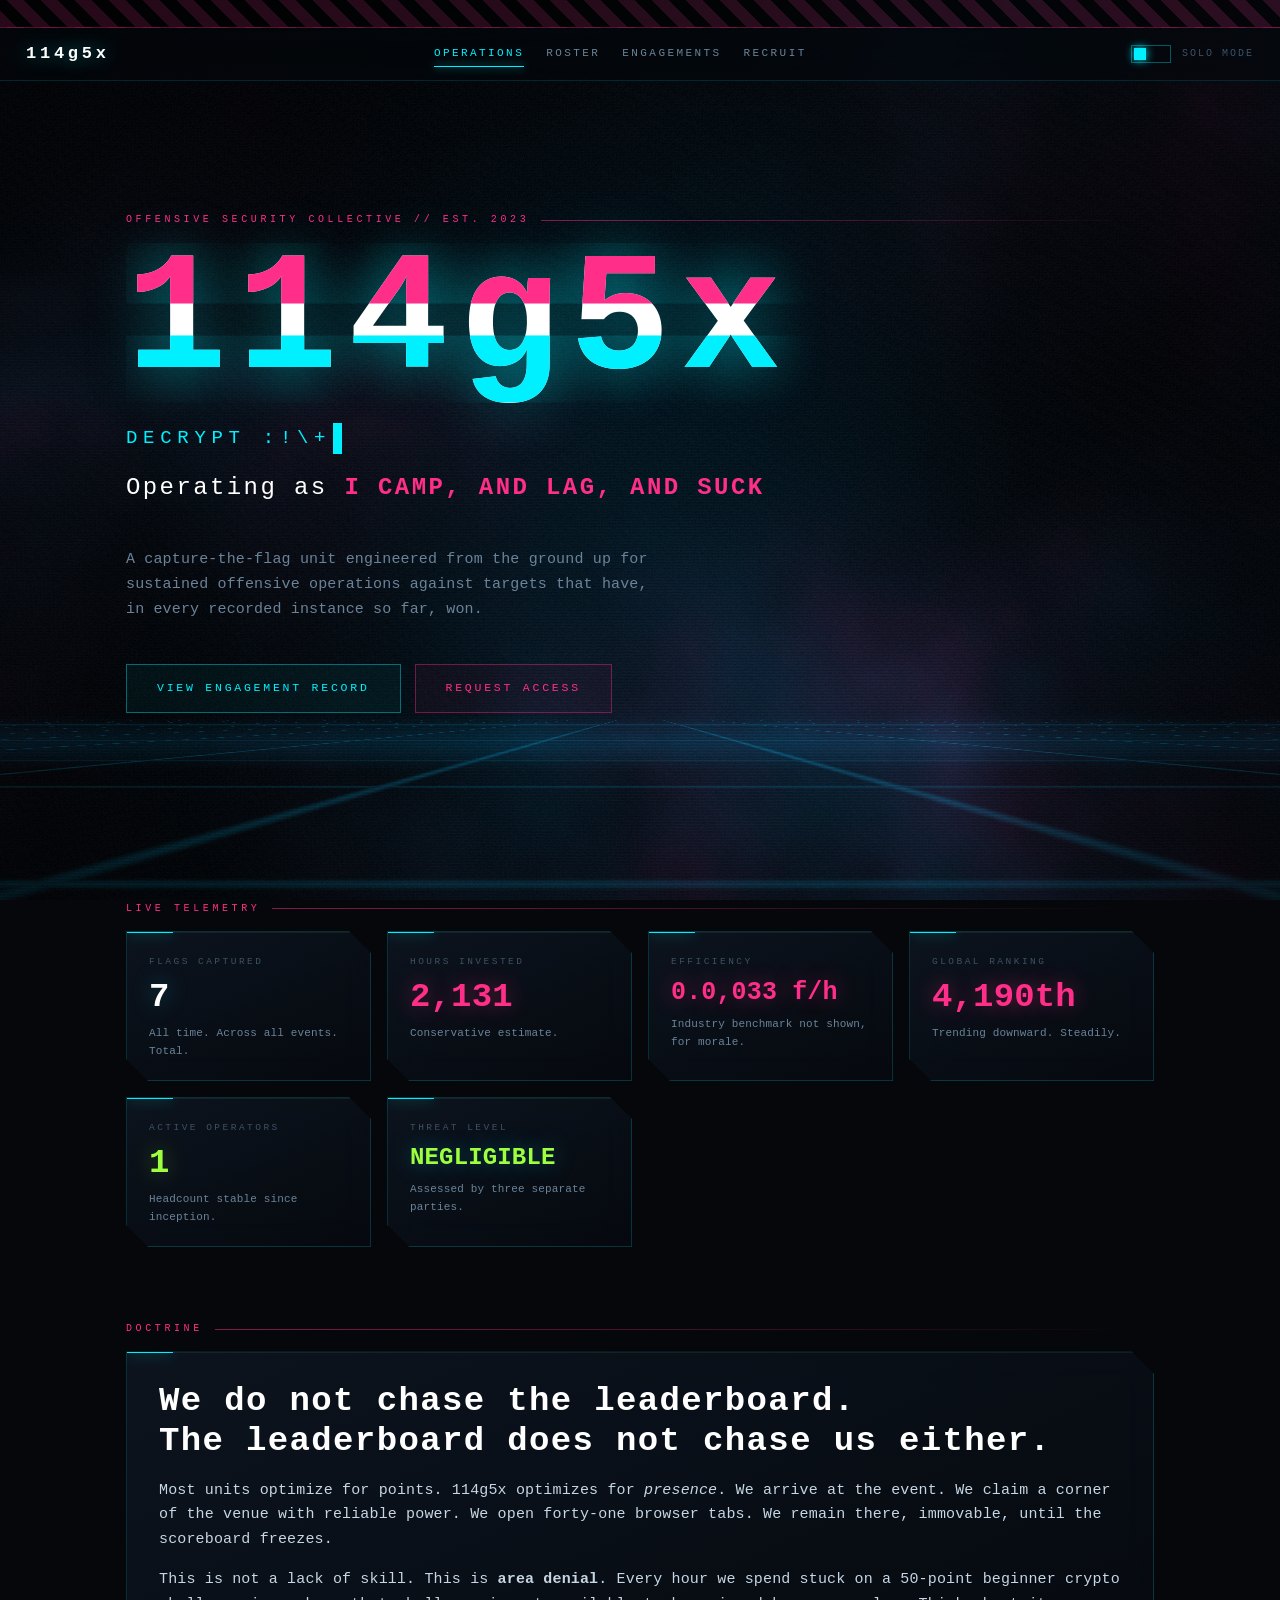
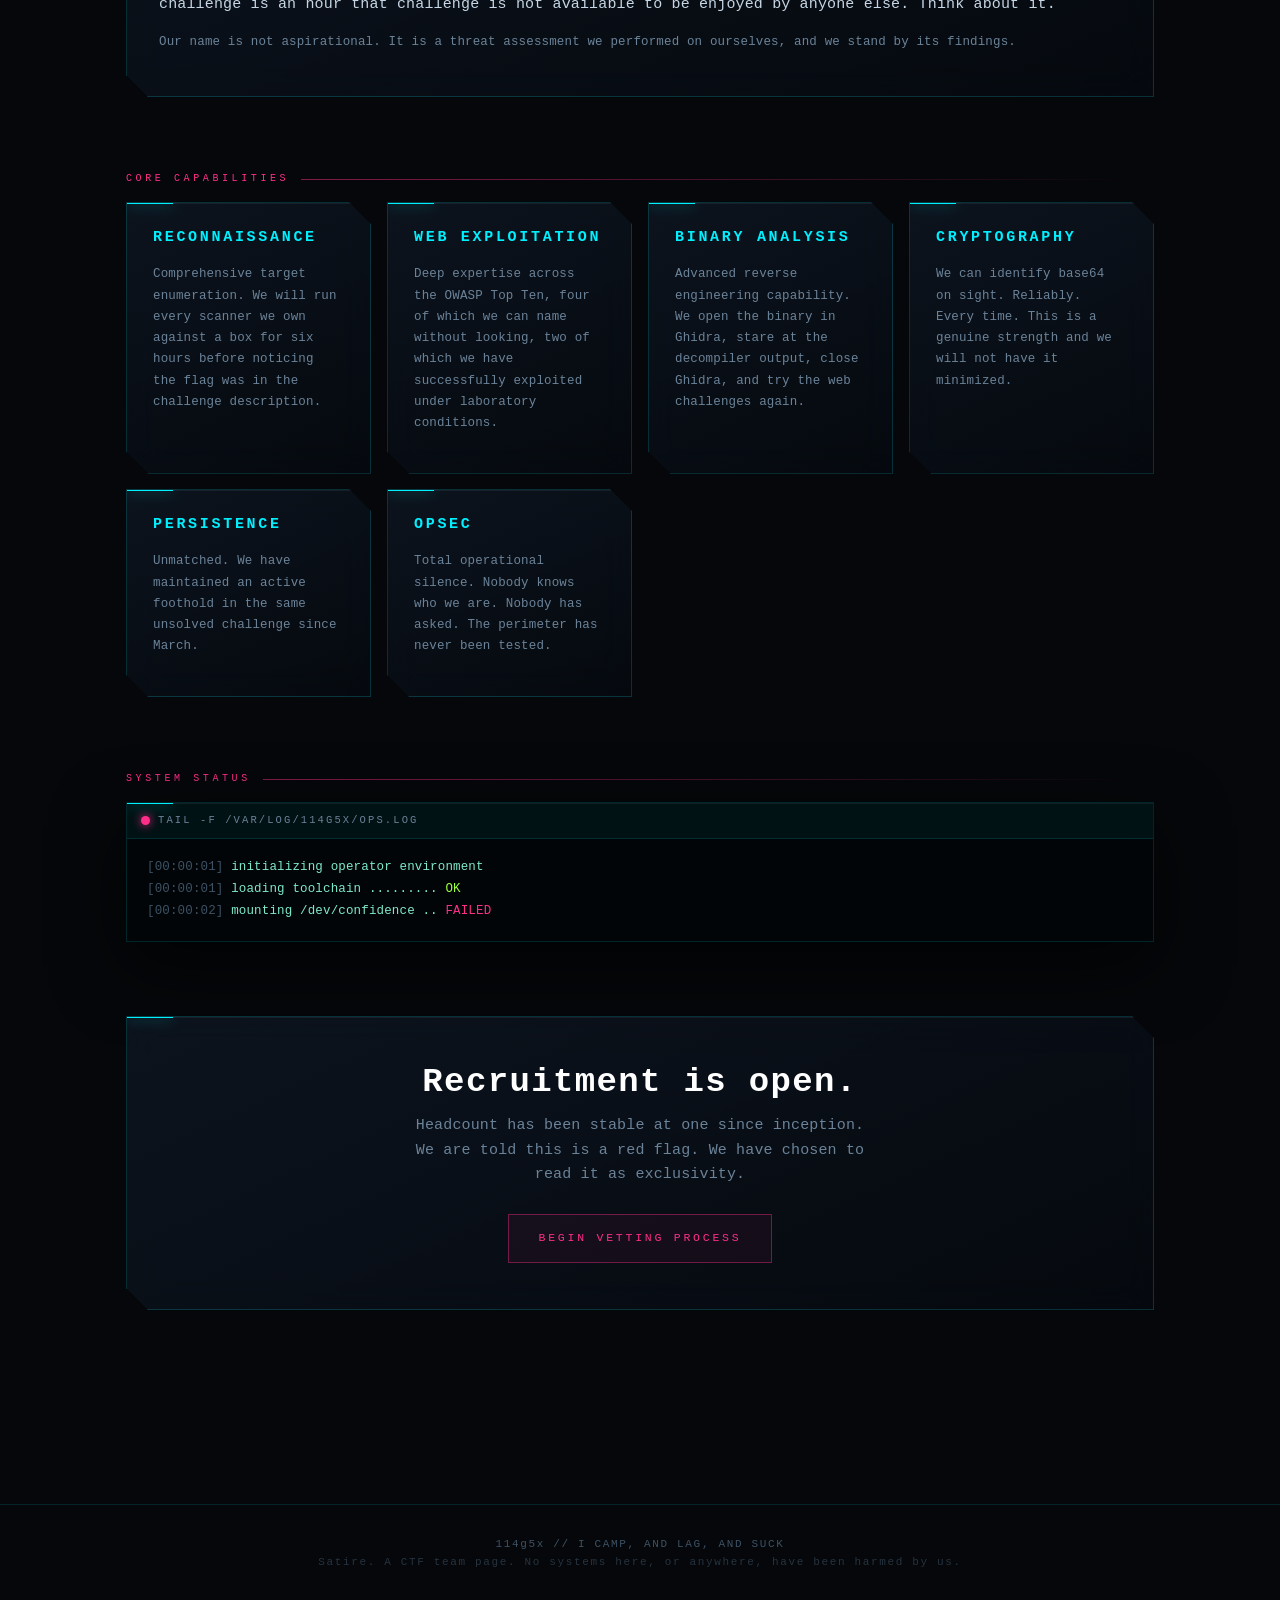
<file: index.html>
<!DOCTYPE html>
<html lang="en">
<head>
<meta charset="UTF-8">
<meta name="viewport" content="width=device-width, initial-scale=1.0">
<title>114g5x // OPERATIONS</title>
<meta name="description" content="Elite offensive security collective. One member. Negligible threat level.">
<meta name="theme-color" content="#05070a">
<link rel="icon" type="image/svg+xml" href="favicon.svg">
<link rel="stylesheet" href="styles.css">
</head>
<body>
<canvas id="bg" aria-hidden="true"></canvas>

<div class="classif"><span>// TOP SECRET // NOFORN // EYES ONLY // COMPARTMENTED // DO NOT DISTRIBUTE // OK ACTUALLY PLEASE DISTRIBUTE, NOBODY VISITS THIS SITE // TOP SECRET // HANDLE VIA SPECIAL ACCESS CHANNELS // OR JUST SCROLL DOWN, IT IS ALL RIGHT THERE //</span></div>

<nav class="top">
  <span class="brand">114g5x</span>
  <span class="links">
    <a href="index.html" class="active">Operations</a>
    <a href="roster.html">Roster</a>
    <a href="ops.html">Engagements</a>
    <a href="recruit.html">Recruit</a>
  </span>
  <button class="squad" type="button" aria-pressed="false">
    <span class="sw"></span><span class="lbl">SOLO MODE</span>
  </button>
</nav>

<div class="wrap">

  <header class="hero">
    <div class="eyebrow">Offensive Security Collective // EST. 2023</div>
    <h1 class="callsign glitch" data-text="114g5x">114g5x</h1>
    <div class="decode" id="decode" data-text="DECRYPT :: &quot;I LAG AND SUX&quot;"></div>
    <p class="teamname">
      Operating as <b><span data-solo="I CAMP, AND LAG, AND SUCK"
                            data-squad="WE CAMP, AND LAG, AND SUCK"></span></b>
    </p>
    <p class="muted" style="max-width:60ch;">
      A capture-the-flag unit engineered from the ground up for sustained
      offensive operations against targets that have, in every recorded
      instance so far, won.
    </p>
    <div class="btn-row">
      <a class="btn" href="ops.html">View Engagement Record</a>
      <a class="btn pink" href="recruit.html">Request Access</a>
    </div>
  </header>

  <section class="rv">
    <div class="eyebrow">Live Telemetry</div>
    <div class="grid">
      <div class="glass notch stat tilt">
        <div class="label">Flags Captured</div>
        <div class="value" data-count="7">0</div>
        <div class="foot">All time. Across all events. Total.</div>
      </div>
      <div class="glass notch stat tilt">
        <div class="label">Hours Invested</div>
        <div class="value warn" data-count="2140">0</div>
        <div class="foot">Conservative estimate.</div>
      </div>
      <div class="glass notch stat tilt">
        <div class="label">Efficiency</div>
        <div class="value warn sm" data-count="0.0033" data-dec="4" data-suffix=" f/h">0</div>
        <div class="foot">Industry benchmark not shown, for morale.</div>
      </div>
      <div class="glass notch stat tilt">
        <div class="label">Global Ranking</div>
        <div class="value warn" data-count="4208" data-suffix="th">0</div>
        <div class="foot">Trending downward. Steadily.</div>
      </div>
      <div class="glass notch stat tilt">
        <div class="label">Active Operators</div>
        <div class="value good" data-count="1">0</div>
        <div class="foot">Headcount stable since inception.</div>
      </div>
      <div class="glass notch stat tilt">
        <div class="label">Threat Level</div>
        <div class="value" style="font-size:24px;color:var(--acid)">NEGLIGIBLE</div>
        <div class="foot">Assessed by three separate parties.</div>
      </div>
    </div>
  </section>

  <section class="rv">
    <div class="eyebrow">Doctrine</div>
    <div class="glass notch">
      <h2>We do not chase the leaderboard.<br>The leaderboard does not chase us either.</h2>
      <p>
        Most units optimize for points. 114g5x optimizes for <em>presence</em>.
        We arrive at the event. We claim a corner of the venue with reliable
        power. We open forty-one browser tabs. We remain there, immovable,
        until the scoreboard freezes.
      </p>
      <p>
        This is not a lack of skill. This is <strong>area denial</strong>. Every
        hour we spend stuck on a 50-point beginner crypto challenge is an hour
        that challenge is not available to be enjoyed by anyone else. Think
        about it.
      </p>
      <p class="small">
        Our name is not aspirational. It is a threat assessment we performed on
        ourselves, and we stand by its findings.
      </p>
    </div>
  </section>

  <section class="rv">
    <div class="eyebrow">Core Capabilities</div>
    <div class="grid">
      <div class="glass notch tilt" style="padding:26px;">
        <h3 data-scramble>RECONNAISSANCE</h3>
        <p class="small">Comprehensive target enumeration. We will run every
        scanner we own against a box for six hours before noticing the flag
        was in the challenge description.</p>
      </div>
      <div class="glass notch tilt" style="padding:26px;">
        <h3 data-scramble>WEB EXPLOITATION</h3>
        <p class="small">Deep expertise across the OWASP Top Ten, four of
        which we can name without looking, two of which we have successfully
        exploited under laboratory conditions.</p>
      </div>
      <div class="glass notch tilt" style="padding:26px;">
        <h3 data-scramble>BINARY ANALYSIS</h3>
        <p class="small">Advanced reverse engineering capability. We open the
        binary in Ghidra, stare at the decompiler output, close Ghidra, and
        try the web challenges again.</p>
      </div>
      <div class="glass notch tilt" style="padding:26px;">
        <h3 data-scramble>CRYPTOGRAPHY</h3>
        <p class="small">We can identify base64 on sight. Reliably. Every
        time. This is a genuine strength and we will not have it minimized.</p>
      </div>
      <div class="glass notch tilt" style="padding:26px;">
        <h3 data-scramble>PERSISTENCE</h3>
        <p class="small">Unmatched. We have maintained an active foothold in
        the same unsolved challenge since March.</p>
      </div>
      <div class="glass notch tilt" style="padding:26px;">
        <h3 data-scramble>OPSEC</h3>
        <p class="small">Total operational silence. Nobody knows who we are.
        Nobody has asked. The perimeter has never been tested.</p>
      </div>
    </div>
  </section>

  <section class="rv">
    <div class="eyebrow">System Status</div>
    <div class="glass term">
      <div class="bar"><i></i> tail -f /var/log/114g5x/ops.log</div>
      <pre id="bootlog" data-lines='[
        "<span class=\"gy\">[00:00:01]</span> initializing operator environment",
        "<span class=\"gy\">[00:00:01]</span> loading toolchain ......... <span class=\"ok\">OK</span>",
        "<span class=\"gy\">[00:00:02]</span> mounting /dev/confidence .. <span class=\"no\">FAILED</span>",
        "<span class=\"gy\">[00:00:02]</span> retrying .................. <span class=\"no\">FAILED</span>",
        "<span class=\"gy\">[00:00:03]</span> continuing anyway ........  <span class=\"hm\">WARN</span>",
        "<span class=\"gy\">[00:00:04]</span> resolving scoreboard host . <span class=\"ok\">OK</span>",
        "<span class=\"gy\">[00:00:05]</span> current placement ......... <span class=\"no\">41 / 43</span>",
        "<span class=\"gy\">[00:00:05]</span> teams below us ............ <span class=\"hm\">2 (both inactive)</span>",
        "<span class=\"gy\">[00:00:07]</span> opening challenge: web/easy/01",
        "<span class=\"gy\">[00:02:41]</span> still reading source",
        "<span class=\"gy\">[00:31:19]</span> still reading source",
        "<span class=\"gy\">[02:14:52]</span> still reading source",
        "<span class=\"gy\">[04:07:03]</span> <span class=\"hm\">hint purchased (-50 pts)</span>",
        "<span class=\"gy\">[04:07:44]</span> hint reads: \"have you tried the obvious thing\"",
        "<span class=\"gy\">[04:09:12]</span> trying the obvious thing .. <span class=\"ok\">FLAG</span>",
        "<span class=\"gy\">[04:09:13]</span> net score change .......... <span class=\"no\">-25</span>",
        "<span class=\"gy\">[04:09:14]</span> <span class=\"ok\">morale: unaffected</span>",
        "<span class=\"gy\">[04:09:15]</span> ordering food",
        "<span class=\"gy\">[04:09:15]</span> <span class=\"ok\">this is the part we are good at</span>"
      ]'></pre>
    </div>
  </section>

  <section class="rv">
    <div class="glass notch" style="text-align:center;padding:46px 32px;">
      <h2 style="margin-bottom:12px;">Recruitment is open.</h2>
      <p class="muted" style="max-width:52ch;margin:0 auto;">
        Headcount has been stable at one since inception. We are told this is
        a red flag. We have chosen to read it as exclusivity.
      </p>
      <div class="btn-row" style="justify-content:center;">
        <a class="btn pink" href="recruit.html">Begin Vetting Process</a>
      </div>
    </div>
  </section>

</div>

<footer>
  114g5x // <span data-solo="I CAMP, AND LAG, AND SUCK" data-squad="WE CAMP, AND LAG, AND SUCK"></span><br>
  <span style="opacity:0.6">Satire. A CTF team page. No systems here, or anywhere, have been harmed by us.</span>
</footer>

<script src="bg.js"></script>
<script src="script.js"></script>
</body>
</html>
</file>
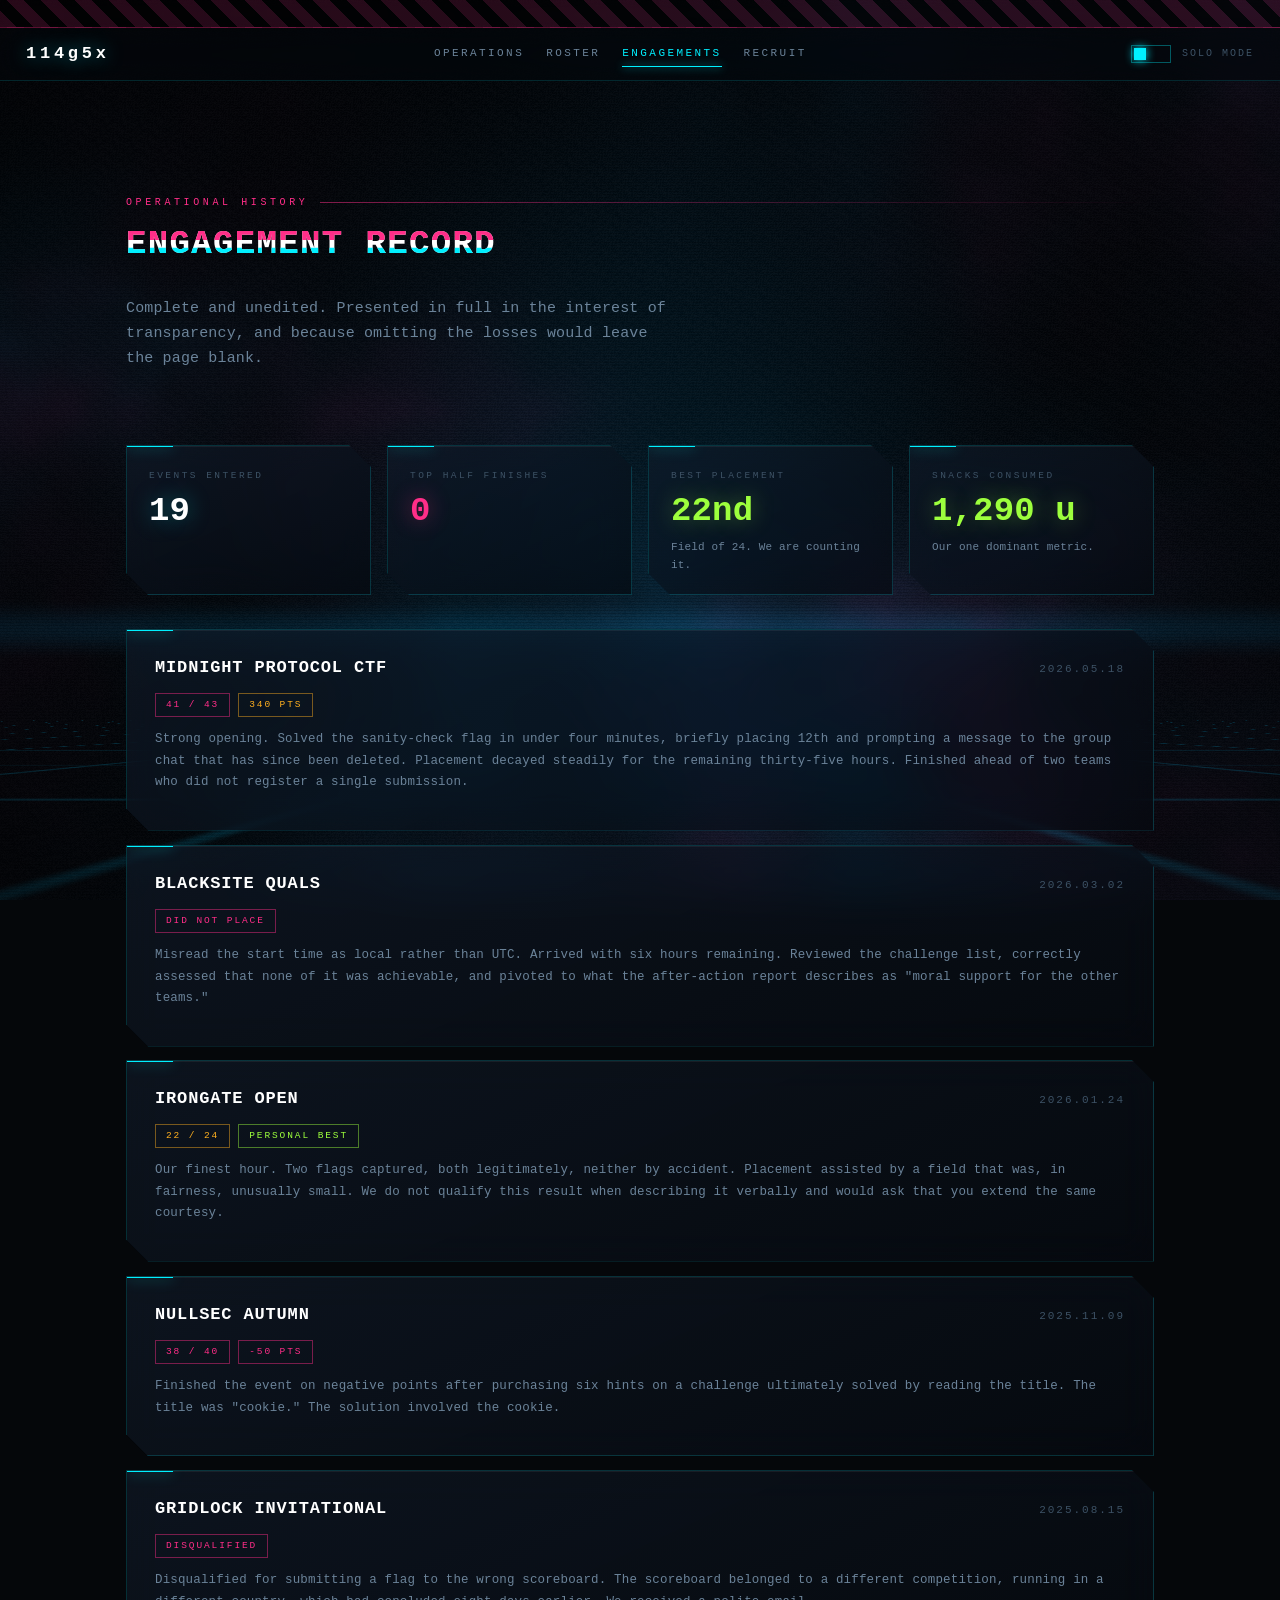
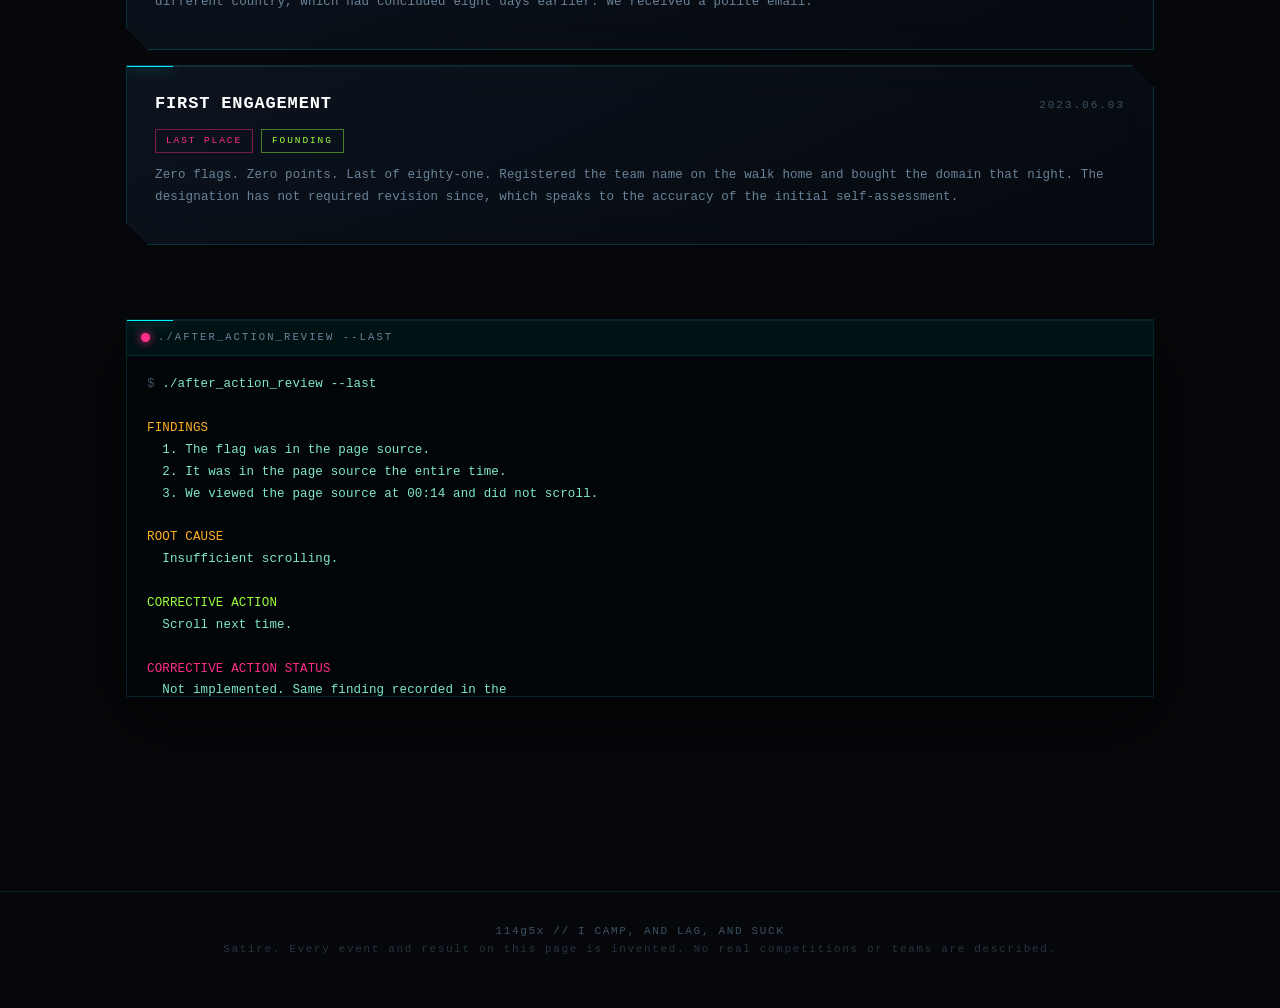
<file: ops.html>
<!DOCTYPE html>
<html lang="en">
<head>
<meta charset="UTF-8">
<meta name="viewport" content="width=device-width, initial-scale=1.0">
<title>114g5x // ENGAGEMENTS</title>
<meta name="description" content="Complete engagement record. Unabridged. Regrettably.">
<meta name="theme-color" content="#05070a">
<link rel="icon" type="image/svg+xml" href="favicon.svg">
<link rel="stylesheet" href="styles.css">
</head>
<body>
<canvas id="bg" aria-hidden="true"></canvas>

<div class="classif"><span>// ENGAGEMENT RECORD // UNABRIDGED // NO RESULTS HAVE BEEN OMITTED // WE CHECKED, THERE WAS NOTHING TO OMIT //</span></div>

<nav class="top">
  <span class="brand">114g5x</span>
  <span class="links">
    <a href="index.html">Operations</a>
    <a href="roster.html">Roster</a>
    <a href="ops.html" class="active">Engagements</a>
    <a href="recruit.html">Recruit</a>
  </span>
  <button class="squad" type="button" aria-pressed="false">
    <span class="sw"></span><span class="lbl">SOLO MODE</span>
  </button>
</nav>

<div class="wrap">

  <section style="padding-top:40px;">
    <div class="eyebrow">Operational History</div>
    <h2 class="glitch" data-text="ENGAGEMENT RECORD">ENGAGEMENT RECORD</h2>
    <p class="muted" style="max-width:62ch;">
      Complete and unedited. Presented in full in the interest of
      transparency, and because omitting the losses would leave the page
      blank.
    </p>
  </section>

  <section class="rv">
    <div class="grid" style="margin-bottom:34px;">
      <div class="glass notch stat tilt">
        <div class="label">Events Entered</div>
        <div class="value" data-count="19">0</div>
      </div>
      <div class="glass notch stat tilt">
        <div class="label">Top Half Finishes</div>
        <div class="value warn" data-count="0">0</div>
      </div>
      <div class="glass notch stat tilt">
        <div class="label">Best Placement</div>
        <div class="value good" data-count="22" data-suffix="nd">0</div>
        <div class="foot">Field of 24. We are counting it.</div>
      </div>
      <div class="glass notch stat tilt">
        <div class="label">Snacks Consumed</div>
        <div class="value good" data-count="1290" data-suffix=" u">0</div>
        <div class="foot">Our one dominant metric.</div>
      </div>
    </div>

    <div class="glass notch entry tilt">
      <div class="head">
        <span class="ev">MIDNIGHT PROTOCOL CTF</span>
        <span class="when">2026.05.18</span>
      </div>
      <div><span class="tag fail">41 / 43</span><span class="tag mid">340 PTS</span></div>
      <p class="small">Strong opening. Solved the sanity-check flag in under
      four minutes, briefly placing 12th and prompting a message to the group
      chat that has since been deleted. Placement decayed steadily for the
      remaining thirty-five hours. Finished ahead of two teams who did not
      register a single submission.</p>
    </div>

    <div class="glass notch entry tilt">
      <div class="head">
        <span class="ev">BLACKSITE QUALS</span>
        <span class="when">2026.03.02</span>
      </div>
      <div><span class="tag fail">DID NOT PLACE</span></div>
      <p class="small">Misread the start time as local rather than UTC.
      Arrived with six hours remaining. Reviewed the challenge list, correctly
      assessed that none of it was achievable, and pivoted to what the
      after-action report describes as "moral support for the other teams."</p>
    </div>

    <div class="glass notch entry tilt">
      <div class="head">
        <span class="ev">IRONGATE OPEN</span>
        <span class="when">2026.01.24</span>
      </div>
      <div><span class="tag mid">22 / 24</span><span class="tag win">PERSONAL BEST</span></div>
      <p class="small">Our finest hour. Two flags captured, both legitimately,
      neither by accident. Placement assisted by a field that was, in fairness,
      unusually small. We do not qualify this result when describing it
      verbally and would ask that you extend the same courtesy.</p>
    </div>

    <div class="glass notch entry tilt">
      <div class="head">
        <span class="ev">NULLSEC AUTUMN</span>
        <span class="when">2025.11.09</span>
      </div>
      <div><span class="tag fail">38 / 40</span><span class="tag fail">-50 PTS</span></div>
      <p class="small">Finished the event on negative points after purchasing
      six hints on a challenge ultimately solved by reading the title. The
      title was "cookie." The solution involved the cookie.</p>
    </div>

    <div class="glass notch entry tilt">
      <div class="head">
        <span class="ev">GRIDLOCK INVITATIONAL</span>
        <span class="when">2025.08.15</span>
      </div>
      <div><span class="tag fail">DISQUALIFIED</span></div>
      <p class="small">Disqualified for submitting a flag to the wrong
      scoreboard. The scoreboard belonged to a different competition, running
      in a different country, which had concluded eight days earlier. We
      received a polite email.</p>
    </div>

    <div class="glass notch entry tilt">
      <div class="head">
        <span class="ev">FIRST ENGAGEMENT</span>
        <span class="when">2023.06.03</span>
      </div>
      <div><span class="tag fail">LAST PLACE</span><span class="tag win">FOUNDING</span></div>
      <p class="small">Zero flags. Zero points. Last of eighty-one. Registered
      the team name on the walk home and bought the domain that night. The
      designation has not required revision since, which speaks to the
      accuracy of the initial self-assessment.</p>
    </div>
  </section>

  <section class="rv">
    <div class="glass term">
      <div class="bar"><i></i> ./after_action_review --last</div>
      <pre><span class="gy">$</span> ./after_action_review --last

<span class="hm">FINDINGS</span>
  1. The flag was in the page source.
  2. It was in the page source the entire time.
  3. We viewed the page source at 00:14 and did not scroll.

<span class="hm">ROOT CAUSE</span>
  Insufficient scrolling.

<span class="ok">CORRECTIVE ACTION</span>
  Scroll next time.

<span class="no">CORRECTIVE ACTION STATUS</span>
  Not implemented. Same finding recorded in the
  three (3) most recent reviews.

<span class="gy">$</span> <span class="ok">_</span></pre>
    </div>
  </section>

</div>

<footer>
  114g5x // <span data-solo="I CAMP, AND LAG, AND SUCK" data-squad="WE CAMP, AND LAG, AND SUCK"></span><br>
  <span style="opacity:0.6">Satire. Every event and result on this page is invented. No real competitions or teams are described.</span>
</footer>

<script src="bg.js"></script>
<script src="script.js"></script>
</body>
</html>
</file>
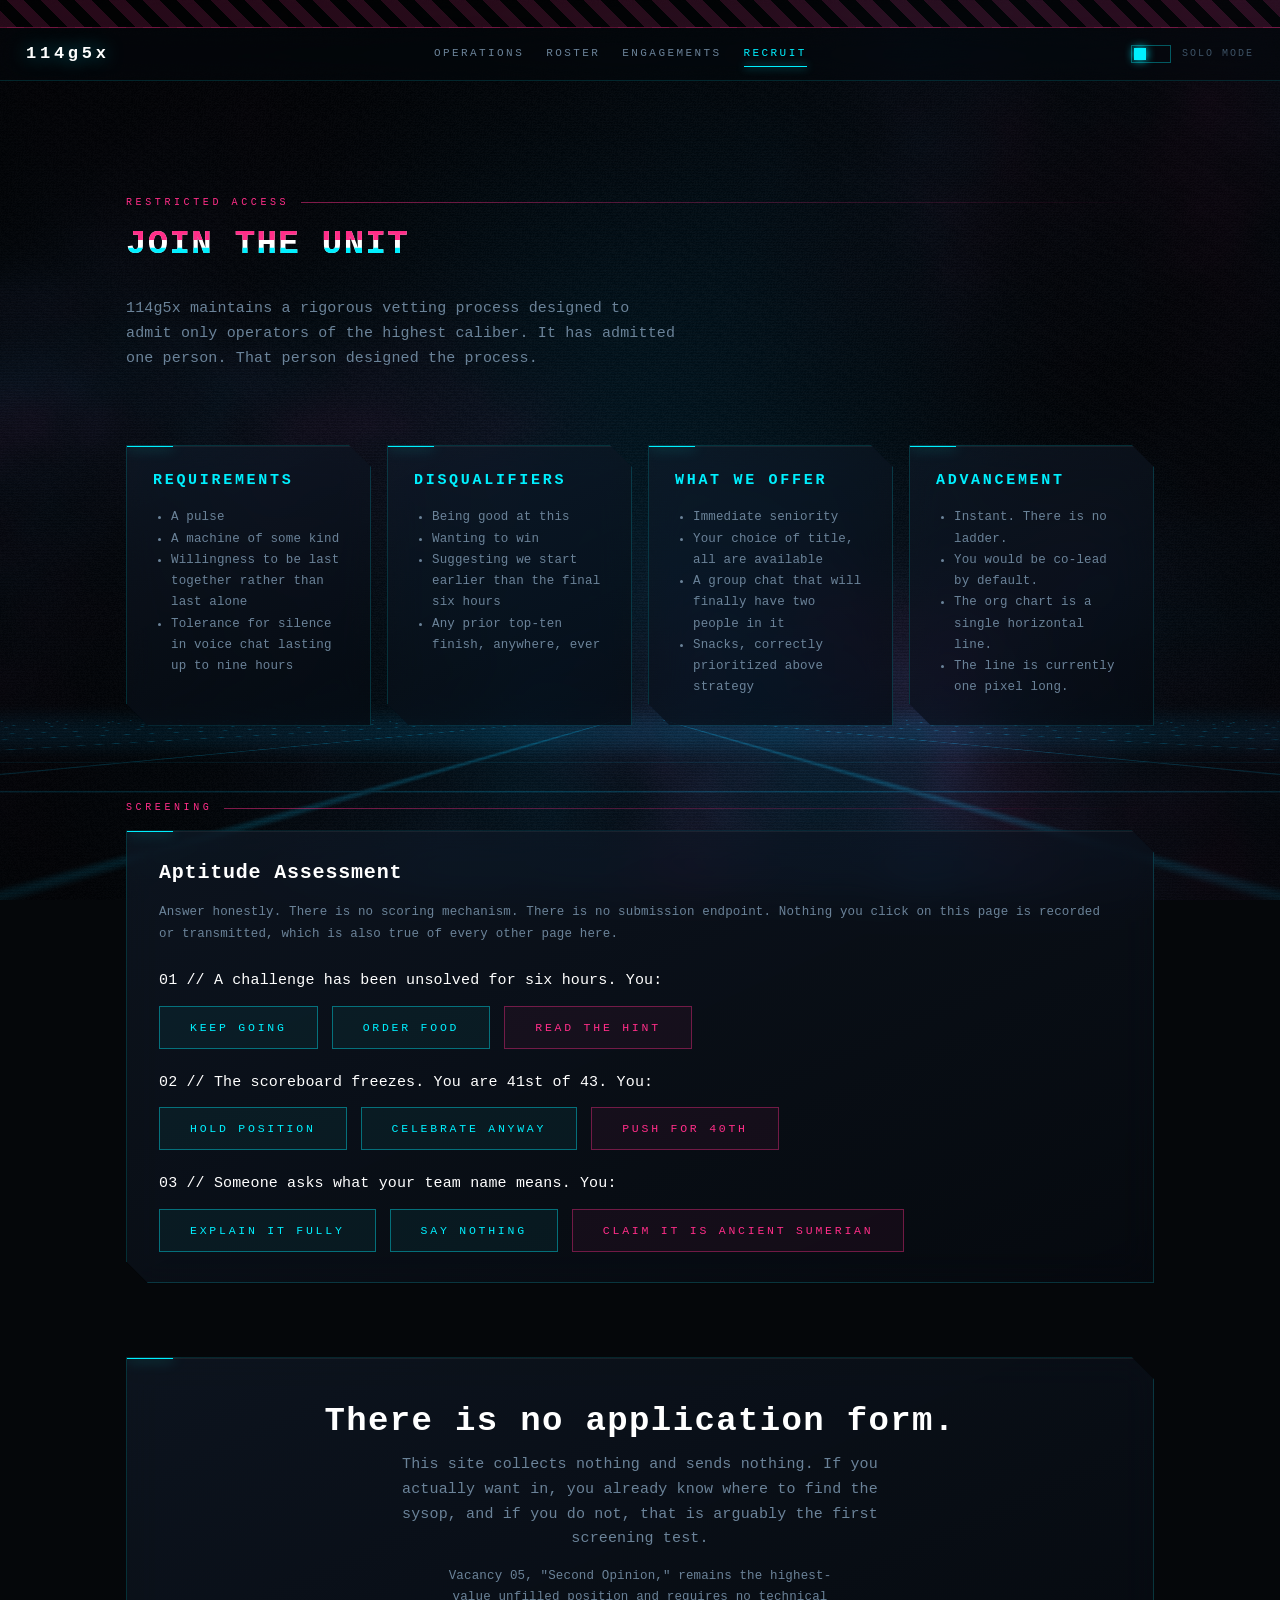
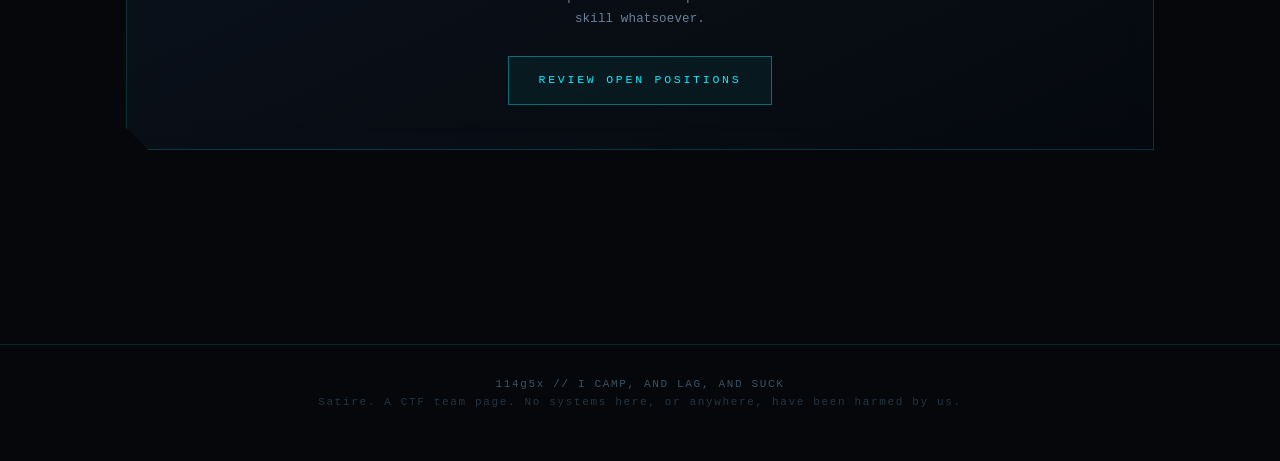
<file: recruit.html>
<!DOCTYPE html>
<html lang="en">
<head>
<meta charset="UTF-8">
<meta name="viewport" content="width=device-width, initial-scale=1.0">
<title>114g5x // RECRUIT</title>
<meta name="description" content="Vetting process for prospective operators. Standards are flexible.">
<meta name="theme-color" content="#05070a">
<link rel="icon" type="image/svg+xml" href="favicon.svg">
<link rel="stylesheet" href="styles.css">
</head>
<body>
<canvas id="bg" aria-hidden="true"></canvas>

<div class="classif"><span>// RECRUITMENT CHANNEL // VETTING IN PROGRESS // STANDARDS RIGOROUS // STANDARDS NEGOTIABLE // STANDARDS, FRANKLY, WAIVED //</span></div>

<nav class="top">
  <span class="brand">114g5x</span>
  <span class="links">
    <a href="index.html">Operations</a>
    <a href="roster.html">Roster</a>
    <a href="ops.html">Engagements</a>
    <a href="recruit.html" class="active">Recruit</a>
  </span>
  <button class="squad" type="button" aria-pressed="false">
    <span class="sw"></span><span class="lbl">SOLO MODE</span>
  </button>
</nav>

<div class="wrap">

  <section style="padding-top:40px;">
    <div class="eyebrow">Restricted Access</div>
    <h2 class="glitch" data-text="JOIN THE UNIT">JOIN THE UNIT</h2>
    <p class="muted" style="max-width:62ch;">
      114g5x maintains a rigorous vetting process designed to admit only
      operators of the highest caliber. It has admitted one person. That
      person designed the process.
    </p>
  </section>

  <section class="rv">
    <div class="grid">
      <div class="glass notch tilt" style="padding:26px;">
        <h3 data-scramble>REQUIREMENTS</h3>
        <ul class="small" style="padding-left:18px;margin:0;">
          <li>A pulse</li>
          <li>A machine of some kind</li>
          <li>Willingness to be last together rather than last alone</li>
          <li>Tolerance for silence in voice chat lasting up to nine hours</li>
        </ul>
      </div>
      <div class="glass notch tilt" style="padding:26px;">
        <h3 data-scramble>DISQUALIFIERS</h3>
        <ul class="small" style="padding-left:18px;margin:0;">
          <li>Being good at this</li>
          <li>Wanting to win</li>
          <li>Suggesting we start earlier than the final six hours</li>
          <li>Any prior top-ten finish, anywhere, ever</li>
        </ul>
      </div>
      <div class="glass notch tilt" style="padding:26px;">
        <h3 data-scramble>WHAT WE OFFER</h3>
        <ul class="small" style="padding-left:18px;margin:0;">
          <li>Immediate seniority</li>
          <li>Your choice of title, all are available</li>
          <li>A group chat that will finally have two people in it</li>
          <li>Snacks, correctly prioritized above strategy</li>
        </ul>
      </div>
      <div class="glass notch tilt" style="padding:26px;">
        <h3 data-scramble>ADVANCEMENT</h3>
        <ul class="small" style="padding-left:18px;margin:0;">
          <li>Instant. There is no ladder.</li>
          <li>You would be co-lead by default.</li>
          <li>The org chart is a single horizontal line.</li>
          <li>The line is currently one pixel long.</li>
        </ul>
      </div>
    </div>
  </section>

  <section class="rv">
    <div class="eyebrow">Screening</div>
    <div class="glass notch">
      <h2 style="font-size:20px;">Aptitude Assessment</h2>
      <p class="small">Answer honestly. There is no scoring mechanism. There
      is no submission endpoint. Nothing you click on this page is recorded
      or transmitted, which is also true of every other page here.</p>

      <div id="quiz" style="margin-top:24px;">
        <div class="q" style="margin-bottom:22px;">
          <p style="color:#fff;margin-bottom:12px;">01 // A challenge has been unsolved for six hours. You:</p>
          <div class="btn-row" style="margin-top:0;">
            <button class="btn" type="button" data-a="Correct. This is the doctrine.">Keep going</button>
            <button class="btn" type="button" data-a="Also correct. Same outcome, less suffering.">Order food</button>
            <button class="btn pink" type="button" data-a="Rejected. Reading the hint is admitting the hint exists.">Read the hint</button>
          </div>
        </div>

        <div class="q" style="margin-bottom:22px;">
          <p style="color:#fff;margin-bottom:12px;">02 // The scoreboard freezes. You are 41st of 43. You:</p>
          <div class="btn-row" style="margin-top:0;">
            <button class="btn" type="button" data-a="Correct. Hold the position. Deny the area.">Hold position</button>
            <button class="btn" type="button" data-a="Acceptable. Morale is a resource.">Celebrate anyway</button>
            <button class="btn pink" type="button" data-a="Rejected. Ambition is a disqualifying trait here.">Push for 40th</button>
          </div>
        </div>

        <div class="q">
          <p style="color:#fff;margin-bottom:12px;">03 // Someone asks what your team name means. You:</p>
          <div class="btn-row" style="margin-top:0;">
            <button class="btn" type="button" data-a="Correct. The name is the honest answer.">Explain it fully</button>
            <button class="btn" type="button" data-a="Acceptable. Mystique has value.">Say nothing</button>
            <button class="btn pink" type="button" data-a="Rejected. We do not claim it is Sumerian.">Claim it is ancient Sumerian</button>
          </div>
        </div>
      </div>

      <div id="verdict" class="glass" style="margin-top:26px;display:none;padding:20px 22px;">
        <div class="eyebrow" style="margin-bottom:8px;">Assessment</div>
        <p id="verdict-text" style="margin:0;color:#fff;"></p>
      </div>
    </div>
  </section>

  <section class="rv">
    <div class="glass notch" style="text-align:center;padding:44px 32px;">
      <h2 style="margin-bottom:12px;">There is no application form.</h2>
      <p class="muted" style="max-width:54ch;margin:0 auto 6px auto;">
        This site collects nothing and sends nothing. If you actually want in,
        you already know where to find the sysop, and if you do not, that is
        arguably the first screening test.
      </p>
      <p class="small" style="max-width:54ch;margin:14px auto 0 auto;">
        Vacancy 05, "Second Opinion," remains the highest-value unfilled
        position and requires no technical skill whatsoever.
      </p>
      <div class="btn-row" style="justify-content:center;">
        <a class="btn" href="roster.html">Review Open Positions</a>
      </div>
    </div>
  </section>

</div>

<footer>
  114g5x // <span data-solo="I CAMP, AND LAG, AND SUCK" data-squad="WE CAMP, AND LAG, AND SUCK"></span><br>
  <span style="opacity:0.6">Satire. A CTF team page. No systems here, or anywhere, have been harmed by us.</span>
</footer>

<script src="bg.js"></script>
<script src="script.js"></script>
<script>
// Quiz responses. Local only: nothing is scored, stored, or sent.
document.querySelectorAll("#quiz .q").forEach(function (q) {
  q.querySelectorAll("button[data-a]").forEach(function (btn) {
    btn.addEventListener("click", function () {
      var box = document.getElementById("verdict");
      var txt = document.getElementById("verdict-text");
      txt.textContent = btn.dataset.a;
      box.style.display = "block";
    });
  });
});
</script>
</body>
</html>
</file>
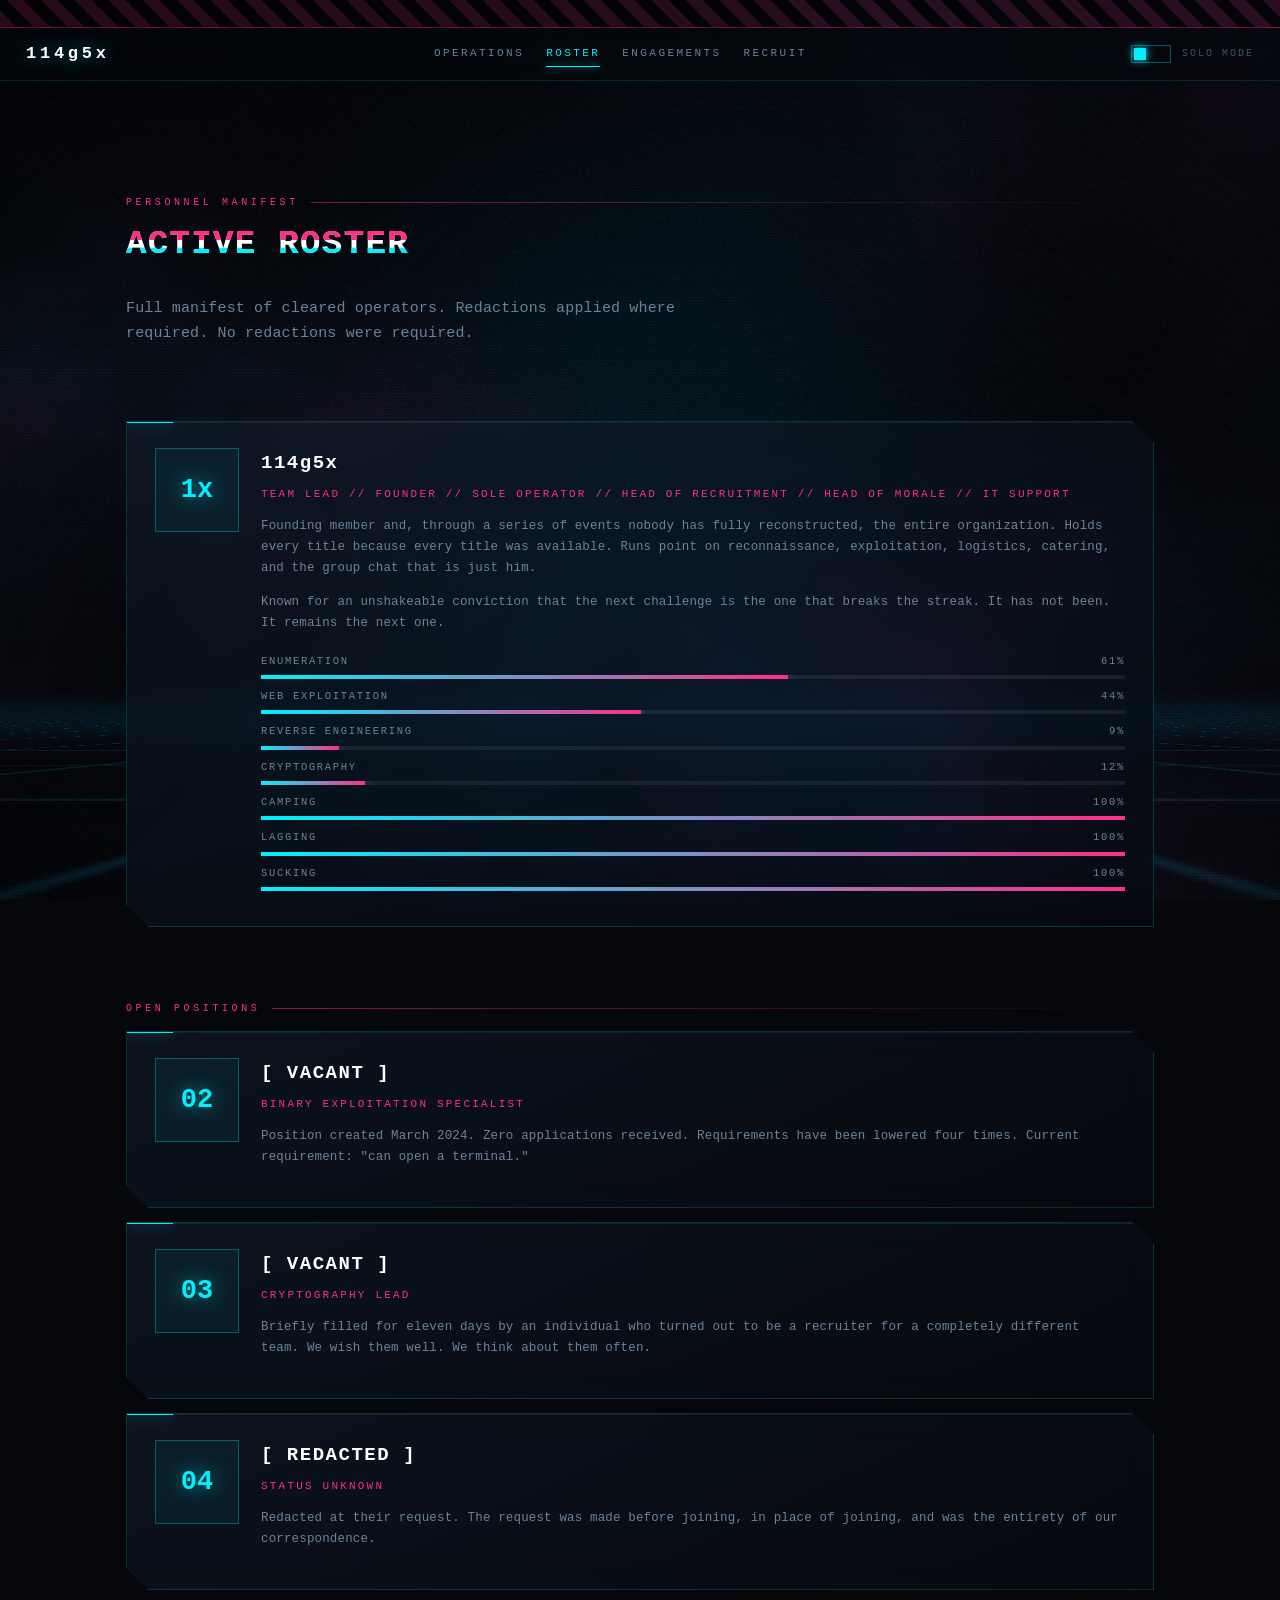
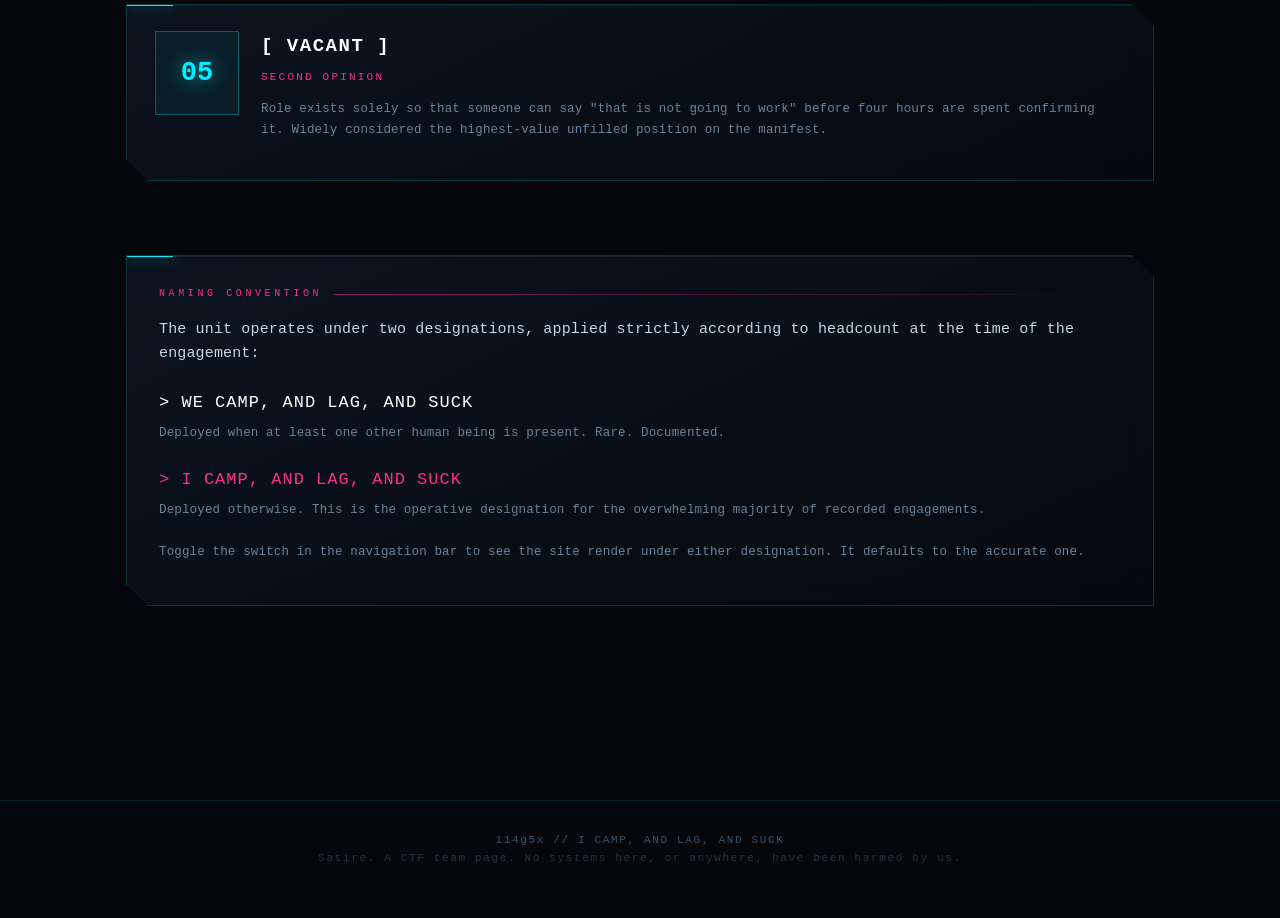
<file: roster.html>
<!DOCTYPE html>
<html lang="en">
<head>
<meta charset="UTF-8">
<meta name="viewport" content="width=device-width, initial-scale=1.0">
<title>114g5x // ROSTER</title>
<meta name="description" content="Personnel manifest. Active operators: 1. Vacancies: several.">
<meta name="theme-color" content="#05070a">
<link rel="icon" type="image/svg+xml" href="favicon.svg">
<link rel="stylesheet" href="styles.css">
</head>
<body>
<canvas id="bg" aria-hidden="true"></canvas>

<div class="classif"><span>// PERSONNEL MANIFEST // COMPARTMENTED // NEED TO KNOW // ADMITTEDLY THERE IS NOT MUCH TO KNOW // ONE (1) NAME FOLLOWS //</span></div>

<nav class="top">
  <span class="brand">114g5x</span>
  <span class="links">
    <a href="index.html">Operations</a>
    <a href="roster.html" class="active">Roster</a>
    <a href="ops.html">Engagements</a>
    <a href="recruit.html">Recruit</a>
  </span>
  <button class="squad" type="button" aria-pressed="false">
    <span class="sw"></span><span class="lbl">SOLO MODE</span>
  </button>
</nav>

<div class="wrap">

  <section style="padding-top:40px;">
    <div class="eyebrow">Personnel Manifest</div>
    <h2 class="glitch" data-text="ACTIVE ROSTER">ACTIVE ROSTER</h2>
    <p class="muted" style="max-width:62ch;">
      Full manifest of cleared operators. Redactions applied where required.
      No redactions were required.
    </p>
  </section>

  <section class="rv">
    <div class="glass notch op tilt">
      <div class="avatar">1x</div>
      <div style="flex:1;min-width:0;">
        <div class="name" data-scramble>114g5x</div>
        <div class="role">Team Lead // Founder // Sole Operator // Head of Recruitment // Head of Morale // IT Support</div>
        <p class="small">
          Founding member and, through a series of events nobody has fully
          reconstructed, the entire organization. Holds every title because
          every title was available. Runs point on reconnaissance, exploitation,
          logistics, catering, and the group chat that is just him.
        </p>
        <p class="small">
          Known for an unshakeable conviction that the next challenge is the
          one that breaks the streak. It has not been. It remains the next one.
        </p>
        <div style="margin-top:18px;">
          <div class="bar-row">
            <div class="bl"><span>Enumeration</span><span>61%</span></div>
            <div class="bar-track"><div class="bar-fill" data-pct="61"></div></div>
          </div>
          <div class="bar-row">
            <div class="bl"><span>Web Exploitation</span><span>44%</span></div>
            <div class="bar-track"><div class="bar-fill" data-pct="44"></div></div>
          </div>
          <div class="bar-row">
            <div class="bl"><span>Reverse Engineering</span><span>9%</span></div>
            <div class="bar-track"><div class="bar-fill" data-pct="9"></div></div>
          </div>
          <div class="bar-row">
            <div class="bl"><span>Cryptography</span><span>12%</span></div>
            <div class="bar-track"><div class="bar-fill" data-pct="12"></div></div>
          </div>
          <div class="bar-row">
            <div class="bl"><span>Camping</span><span>100%</span></div>
            <div class="bar-track"><div class="bar-fill" data-pct="100"></div></div>
          </div>
          <div class="bar-row">
            <div class="bl"><span>Lagging</span><span>100%</span></div>
            <div class="bar-track"><div class="bar-fill" data-pct="100"></div></div>
          </div>
          <div class="bar-row">
            <div class="bl"><span>Sucking</span><span>100%</span></div>
            <div class="bar-track"><div class="bar-fill" data-pct="100"></div></div>
          </div>
        </div>
      </div>
    </div>
  </section>

  <section class="rv">
    <div class="eyebrow">Open Positions</div>

    <div class="glass notch op tilt" style="margin-bottom:14px;">
      <div class="avatar">02</div>
      <div>
        <div class="name">[ VACANT ]</div>
        <div class="role">Binary Exploitation Specialist</div>
        <p class="small">Position created March 2024. Zero applications
        received. Requirements have been lowered four times. Current
        requirement: "can open a terminal."</p>
      </div>
    </div>

    <div class="glass notch op tilt" style="margin-bottom:14px;">
      <div class="avatar">03</div>
      <div>
        <div class="name">[ VACANT ]</div>
        <div class="role">Cryptography Lead</div>
        <p class="small">Briefly filled for eleven days by an individual who
        turned out to be a recruiter for a completely different team. We
        wish them well. We think about them often.</p>
      </div>
    </div>

    <div class="glass notch op tilt" style="margin-bottom:14px;">
      <div class="avatar">04</div>
      <div>
        <div class="name">[ REDACTED ]</div>
        <div class="role">Status Unknown</div>
        <p class="small">Redacted at their request. The request was made
        before joining, in place of joining, and was the entirety of our
        correspondence.</p>
      </div>
    </div>

    <div class="glass notch op tilt">
      <div class="avatar">05</div>
      <div>
        <div class="name">[ VACANT ]</div>
        <div class="role">Second Opinion</div>
        <p class="small">Role exists solely so that someone can say "that is
        not going to work" before four hours are spent confirming it. Widely
        considered the highest-value unfilled position on the manifest.</p>
      </div>
    </div>
  </section>

  <section class="rv">
    <div class="glass notch">
      <div class="eyebrow">Naming Convention</div>
      <p>
        The unit operates under two designations, applied strictly according
        to headcount at the time of the engagement:
      </p>
      <p style="font-size:17px;color:#fff;letter-spacing:0.06em;margin:22px 0 6px 0;">
        &gt; WE CAMP, AND LAG, AND SUCK
      </p>
      <p class="small" style="margin-top:0;">Deployed when at least one other
      human being is present. Rare. Documented.</p>
      <p style="font-size:17px;color:var(--magenta);letter-spacing:0.06em;margin:22px 0 6px 0;">
        &gt; I CAMP, AND LAG, AND SUCK
      </p>
      <p class="small" style="margin-top:0;">Deployed otherwise. This is the
      operative designation for the overwhelming majority of recorded
      engagements.</p>
      <p class="small" style="margin-top:20px;">
        Toggle the switch in the navigation bar to see the site render under
        either designation. It defaults to the accurate one.
      </p>
    </div>
  </section>

</div>

<footer>
  114g5x // <span data-solo="I CAMP, AND LAG, AND SUCK" data-squad="WE CAMP, AND LAG, AND SUCK"></span><br>
  <span style="opacity:0.6">Satire. A CTF team page. No systems here, or anywhere, have been harmed by us.</span>
</footer>

<script src="bg.js"></script>
<script src="script.js"></script>
</body>
</html>
</file>
<file: styles.css>
/* 114g5x :: dark cyberpunk operator aesthetic.
   No frameworks, no webfonts, no CDN, no build step. */

:root {
  --bg: #05070a;
  --ink: #c6d6e4;
  --dim: #6b8399;
  --faint: #3d5265;
  /* Raw palette. Do not use these directly in components: use the
     semantic --accent pair below, which is what SOLO/SQUAD swaps. */
  --cyan: #00f0ff;
  --magenta: #ff2e88;
  --acid: #9dff3d;
  --amber: #ffb020;

  /* SOLO: cold and alarming. One operator, everything flagged. */
  --accent:       #00f0ff;
  --accent-rgb:   0, 240, 255;
  --accent2:      #ff2e88;
  --accent2-rgb:  255, 46, 136;

  --panel: rgba(10, 16, 24, 0.55);
  --edge: rgba(var(--accent-rgb), 0.16);
  --mono: ui-monospace, "SF Mono", "Cascadia Code", "JetBrains Mono",
          "Fira Code", Menlo, Consolas, "Liberation Mono", monospace;
}

/* SQUAD: the same terrible numbers, rendered as though everything is
   nominal. The alarming magenta disappears entirely and the whole
   interface reads green. Nothing about the unit has actually improved. */
body.squad-mode {
  --accent:       #9dff3d;
  --accent-rgb:   157, 255, 61;
  --accent2:      #00f0ff;
  --accent2-rgb:  0, 240, 255;
}

/* Applied only for the duration of a mode change. CSS variables cannot
   transition, so the properties that consume them have to, and doing it
   globally is only acceptable because it lasts under a second. */
body.shifting * {
  transition:
    color 0.7s ease,
    background-color 0.7s ease,
    background 0.7s ease,
    border-color 0.7s ease,
    box-shadow 0.7s ease,
    text-shadow 0.7s ease !important;
}

* { box-sizing: border-box; }

html { scroll-behavior: smooth; }

body {
  margin: 0;
  min-height: 100vh;
  background: var(--bg);
  color: var(--ink);
  font-family: var(--mono);
  font-size: 15px;
  line-height: 1.65;
  overflow-x: hidden;
  letter-spacing: 0.01em;
}

/* Fallback when WebGL is missing: still dark, still moody. */
body.no-webgl {
  background:
    radial-gradient(ellipse at 50% 120%, rgba(0, 150, 190, 0.22), transparent 60%),
    radial-gradient(ellipse at 15% 10%, rgba(180, 20, 100, 0.14), transparent 55%),
    var(--bg);
}

#bg {
  position: fixed;
  inset: 0;
  width: 100%;
  height: 100%;
  z-index: -2;
  display: block;
}

body.no-webgl #bg { display: none; }

/* Cursor spotlight, drawn above the shader but below content. */
#spot {
  position: fixed;
  width: 520px;
  height: 520px;
  margin: -260px 0 0 -260px;
  border-radius: 50%;
  pointer-events: none;
  z-index: -1;
  background: radial-gradient(circle, rgba(var(--accent-rgb), 0.09), transparent 65%);
  mix-blend-mode: screen;
  opacity: 0;
  transition: opacity 0.6s ease;
}

#spot.on { opacity: 1; }

a { color: var(--accent); text-decoration: none; }
a:hover { text-shadow: 0 0 12px rgba(var(--accent-rgb), 0.7); }

::selection { background: rgba(var(--accent2-rgb), 0.35); color: #fff; }

/* ---------- classification banner ---------- */

.classif {
  position: sticky;
  top: 0;
  z-index: 60;
  background: repeating-linear-gradient(45deg,
    rgba(var(--accent2-rgb), 0.14) 0 12px, rgba(0, 0, 0, 0.5) 12px 24px);
  border-bottom: 1px solid rgba(var(--accent2-rgb), 0.35);
  color: #ffb8d4;
  font-size: 10px;
  letter-spacing: 0.34em;
  text-transform: uppercase;
  padding: 5px 0;
  overflow: hidden;
  white-space: nowrap;
  backdrop-filter: blur(6px);
  -webkit-backdrop-filter: blur(6px);
}

.classif span {
  display: inline-block;
  padding-left: 100%;
  animation: slide 38s linear infinite;
}

@keyframes slide { to { transform: translateX(-100%); } }

/* ---------- nav ---------- */

nav.top {
  position: sticky;
  top: 26px;
  z-index: 50;
  display: flex;
  align-items: center;
  justify-content: space-between;
  gap: 16px;
  flex-wrap: wrap;
  padding: 12px 26px;
  margin: 0 0 8px 0;
  background: rgba(5, 8, 12, 0.55);
  backdrop-filter: blur(16px) saturate(140%);
  -webkit-backdrop-filter: blur(16px) saturate(140%);
  border-bottom: 1px solid rgba(var(--accent-rgb), 0.14);
}

nav.top .brand {
  font-weight: 700;
  font-size: 17px;
  letter-spacing: 0.22em;
  color: #fff;
  text-shadow: 0 0 18px rgba(var(--accent-rgb), 0.55);
}

nav.top .links { display: flex; gap: 22px; flex-wrap: wrap; }

nav.top .links a {
  font-size: 11px;
  letter-spacing: 0.22em;
  text-transform: uppercase;
  color: var(--dim);
  position: relative;
  padding: 4px 0;
}

nav.top .links a::after {
  content: "";
  position: absolute;
  left: 0; bottom: 0;
  width: 0; height: 1px;
  background: var(--accent);
  box-shadow: 0 0 8px var(--accent);
  transition: width 0.25s ease;
}

nav.top .links a:hover,
nav.top .links a.active { color: var(--accent); }
nav.top .links a:hover::after,
nav.top .links a.active::after { width: 100%; }

/* ---------- layout ---------- */

.wrap { max-width: 1080px; margin: 0 auto; padding: 0 26px 120px 26px; }

section { margin: 74px 0; }

.eyebrow {
  font-size: 10px;
  letter-spacing: 0.36em;
  text-transform: uppercase;
  color: var(--accent2);
  margin-bottom: 14px;
  display: flex;
  align-items: center;
  gap: 12px;
}

.eyebrow::after {
  content: "";
  flex: 1;
  height: 1px;
  background: linear-gradient(90deg, rgba(var(--accent2-rgb), 0.5), transparent);
}

h1, h2, h3 { font-weight: 700; line-height: 1.15; margin: 0 0 18px 0; }

h2 {
  font-size: clamp(22px, 3.4vw, 34px);
  letter-spacing: 0.04em;
  color: #fff;
}

h3 {
  font-size: 15px;
  letter-spacing: 0.18em;
  text-transform: uppercase;
  color: var(--accent);
}

p { color: var(--ink); }
p.muted { color: var(--dim); }

.small { font-size: 12.5px; color: var(--dim); line-height: 1.7; }

/* ---------- glass ---------- */

.glass {
  position: relative;
  background: linear-gradient(155deg, rgba(18, 28, 42, 0.62), rgba(6, 10, 16, 0.72));
  backdrop-filter: blur(18px) saturate(150%);
  -webkit-backdrop-filter: blur(18px) saturate(150%);
  border: 1px solid var(--edge);
  padding: 30px 32px;
  box-shadow:
    0 24px 70px rgba(0, 0, 0, 0.65),
    inset 0 1px 0 rgba(255, 255, 255, 0.06);
}

/* Clipped corner, the universal "this UI is classified" signal. */
.glass.notch {
  clip-path: polygon(0 0, calc(100% - 22px) 0, 100% 22px, 100% 100%, 22px 100%, 0 calc(100% - 22px));
}

.glass::before {
  content: "";
  position: absolute;
  left: 0; top: 0;
  width: 46px; height: 1px;
  background: var(--accent);
  box-shadow: 0 0 14px var(--accent);
}

.tilt { transition: transform 0.18s ease, border-color 0.25s ease; will-change: transform; }
.tilt:hover { border-color: rgba(var(--accent-rgb), 0.42); }

/* ---------- hero ---------- */

.hero {
  min-height: 82vh;
  display: flex;
  flex-direction: column;
  justify-content: center;
  padding: 40px 0 30px 0;
}

.hero .callsign {
  font-size: clamp(56px, 16vw, 168px);
  font-weight: 700;
  letter-spacing: 0.06em;
  line-height: 0.95;
  color: #fff;
  margin: 0;
  text-shadow: 0 0 60px rgba(var(--accent-rgb), 0.35);
}

.hero .decode {
  font-size: clamp(13px, 2.1vw, 19px);
  letter-spacing: 0.3em;
  text-transform: uppercase;
  color: var(--accent);
  min-height: 1.6em;
  margin: 20px 0 8px 0;
}

.hero .decode .caret {
  display: inline-block;
  width: 9px;
  background: var(--accent);
  animation: caret 1s steps(1) infinite;
  margin-left: 2px;
}

@keyframes caret { 50% { opacity: 0; } }

.hero .teamname {
  font-size: clamp(15px, 2.6vw, 24px);
  color: #fff;
  letter-spacing: 0.1em;
  margin: 6px 0 26px 0;
}

.hero .teamname b { color: var(--accent2); font-weight: 700; }

/* ---------- glitch ---------- */

.glitch { position: relative; display: inline-block; }

.glitch::before,
.glitch::after {
  content: attr(data-text);
  position: absolute;
  left: 0; top: 0;
  width: 100%;
  pointer-events: none;
}

.glitch::before {
  color: var(--accent2);
  animation: gl-a 3.6s infinite steps(1);
  clip-path: inset(0 0 62% 0);
}

.glitch::after {
  color: var(--accent);
  animation: gl-b 2.9s infinite steps(1);
  clip-path: inset(58% 0 0 0);
}

@keyframes gl-a {
  0%, 92%, 100% { transform: translate(0, 0); opacity: 0; }
  93% { transform: translate(-4px, -2px); opacity: 0.85; }
  95% { transform: translate(3px, 1px); opacity: 0.7; }
  97% { transform: translate(-2px, 2px); opacity: 0.8; }
}

@keyframes gl-b {
  0%, 90%, 100% { transform: translate(0, 0); opacity: 0; }
  91% { transform: translate(4px, 2px); opacity: 0.8; }
  94% { transform: translate(-3px, -1px); opacity: 0.65; }
  96% { transform: translate(2px, -2px); opacity: 0.75; }
}

/* ---------- stat grid ---------- */

.grid {
  display: grid;
  grid-template-columns: repeat(auto-fit, minmax(210px, 1fr));
  gap: 16px;
}

.stat { padding: 22px 22px 20px 22px; }

.stat .label {
  font-size: 9.5px;
  letter-spacing: 0.26em;
  text-transform: uppercase;
  color: var(--faint);
  margin-bottom: 10px;
}

.stat .value {
  font-size: 34px;
  font-weight: 700;
  color: #fff;
  line-height: 1;
  text-shadow: 0 0 22px rgba(var(--accent-rgb), 0.35);
}

/* Values carrying a unit suffix need a smaller size or they wrap. */
.stat .value.sm { font-size: 25px; }

.stat .value.warn { color: var(--accent2); text-shadow: 0 0 22px rgba(var(--accent2-rgb), 0.45); }
.stat .value.good { color: var(--acid); text-shadow: 0 0 22px rgba(157, 255, 61, 0.35); }

.stat .foot { font-size: 11px; color: var(--dim); margin-top: 10px; }

/* ---------- terminal ---------- */

.term {
  background: rgba(2, 5, 8, 0.82);
  border: 1px solid rgba(var(--accent-rgb), 0.14);
  padding: 0;
  overflow: hidden;
}

.term .bar {
  display: flex;
  align-items: center;
  gap: 8px;
  padding: 9px 14px;
  background: rgba(var(--accent-rgb), 0.05);
  border-bottom: 1px solid rgba(var(--accent-rgb), 0.13);
  font-size: 10.5px;
  letter-spacing: 0.2em;
  text-transform: uppercase;
  color: var(--dim);
}

.term .bar i {
  width: 9px; height: 9px;
  border-radius: 50%;
  background: var(--accent2);
  box-shadow: 0 0 10px var(--accent2);
  animation: pulse 2s ease-in-out infinite;
}

@keyframes pulse { 50% { opacity: 0.35; } }

.term pre {
  margin: 0;
  padding: 18px 20px;
  font-family: var(--mono);
  font-size: 12.5px;
  line-height: 1.75;
  color: #7fe9c9;
  white-space: pre-wrap;
  word-break: break-word;
  max-height: 340px;
  overflow-y: auto;
}

.term .ok { color: var(--acid); }
.term .no { color: var(--accent2); }
.term .hm { color: var(--amber); }
.term .gy { color: var(--faint); }

/* ---------- roster ---------- */

.op { display: flex; gap: 22px; align-items: flex-start; padding: 26px 28px; }

.op .avatar {
  flex: 0 0 84px;
  height: 84px;
  border: 1px solid rgba(var(--accent-rgb), 0.3);
  display: grid;
  place-items: center;
  font-size: 27px;
  font-weight: 700;
  color: var(--accent);
  background: rgba(var(--accent-rgb), 0.05);
  text-shadow: 0 0 18px rgba(var(--accent-rgb), 0.6);
}

.op.vacant { opacity: 0.5; }
.op.vacant .avatar { color: var(--faint); border-color: rgba(120, 150, 175, 0.2); background: none; text-shadow: none; }

.op .name { font-size: 19px; font-weight: 700; color: #fff; letter-spacing: 0.08em; }
.op .role { font-size: 11px; letter-spacing: 0.2em; text-transform: uppercase; color: var(--accent2); margin: 6px 0 12px 0; }

.bar-row { margin: 9px 0; }
.bar-row .bl {
  display: flex;
  justify-content: space-between;
  font-size: 10.5px;
  letter-spacing: 0.16em;
  text-transform: uppercase;
  color: var(--dim);
  margin-bottom: 5px;
}
.bar-track { height: 4px; background: rgba(255, 255, 255, 0.07); overflow: hidden; }
.bar-fill {
  height: 100%;
  width: 0;
  background: linear-gradient(90deg, var(--accent), var(--accent2));
  box-shadow: 0 0 12px rgba(var(--accent-rgb), 0.6);
  transition: width 1.3s cubic-bezier(0.16, 1, 0.3, 1);
}

/* ---------- ops log ---------- */

.entry { padding: 24px 28px; margin-bottom: 14px; }

.entry .head {
  display: flex;
  justify-content: space-between;
  gap: 14px;
  flex-wrap: wrap;
  align-items: baseline;
  margin-bottom: 10px;
}

.entry .ev { font-size: 17px; font-weight: 700; color: #fff; letter-spacing: 0.05em; }
.entry .when { font-size: 11px; letter-spacing: 0.18em; color: var(--faint); }

.tag {
  display: inline-block;
  font-size: 9.5px;
  letter-spacing: 0.2em;
  text-transform: uppercase;
  padding: 3px 10px;
  border: 1px solid;
  margin-right: 8px;
}

.tag.fail { color: var(--accent2); border-color: rgba(var(--accent2-rgb), 0.45); }
.tag.mid  { color: var(--amber);   border-color: rgba(255, 176, 32, 0.45); }
.tag.win  { color: var(--acid);    border-color: rgba(157, 255, 61, 0.45); }

/* ---------- buttons ---------- */

.btn {
  display: inline-block;
  font-family: var(--mono);
  font-size: 11.5px;
  letter-spacing: 0.24em;
  text-transform: uppercase;
  padding: 14px 30px;
  color: var(--accent);
  border: 1px solid rgba(var(--accent-rgb), 0.4);
  background: rgba(var(--accent-rgb), 0.05);
  cursor: pointer;
  position: relative;
  overflow: hidden;
  transition: color 0.2s, border-color 0.2s, box-shadow 0.25s;
}

.btn:hover {
  color: #001016;
  border-color: var(--accent);
  box-shadow: 0 0 28px rgba(var(--accent-rgb), 0.45);
}

.btn::before {
  content: "";
  position: absolute;
  inset: 0;
  background: var(--accent);
  transform: scaleX(0);
  transform-origin: left;
  transition: transform 0.28s cubic-bezier(0.16, 1, 0.3, 1);
  z-index: -1;
}

.btn:hover::before { transform: scaleX(1); }

.btn.pink { color: var(--accent2); border-color: rgba(var(--accent2-rgb), 0.4); background: rgba(var(--accent2-rgb), 0.05); }
.btn.pink:hover { color: #17000a; border-color: var(--accent2); box-shadow: 0 0 28px rgba(var(--accent2-rgb), 0.45); }
.btn.pink::before { background: var(--accent2); }

.btn-row { display: flex; gap: 14px; flex-wrap: wrap; margin-top: 26px; }

/* ---------- squad toggle ---------- */

.squad {
  display: inline-flex;
  align-items: center;
  gap: 11px;
  font-size: 10px;
  letter-spacing: 0.2em;
  text-transform: uppercase;
  color: var(--faint);
  cursor: pointer;
  user-select: none;
  background: none;
  border: none;
  font-family: var(--mono);
  padding: 0;
}

.squad .sw {
  width: 40px; height: 18px;
  border: 1px solid rgba(var(--accent-rgb), 0.35);
  position: relative;
  transition: border-color 0.2s;
}

.squad .sw::after {
  content: "";
  position: absolute;
  top: 2px; left: 2px;
  width: 12px; height: 12px;
  background: var(--accent);
  box-shadow: 0 0 10px var(--accent);
  transition: transform 0.22s cubic-bezier(0.16, 1, 0.3, 1);
}

/* The knob rides the current accent rather than a fixed colour, so it
   reads as part of the mode instead of a separate indicator. */
.squad.on .sw::after { transform: translateX(21px); }
.squad.on .sw { border-color: rgba(var(--accent-rgb), 0.6); }
.squad.on { color: var(--accent); }

/* ---------- reveal on scroll ---------- */

.rv { opacity: 0; transform: translateY(26px); transition: opacity 0.7s ease, transform 0.7s cubic-bezier(0.16, 1, 0.3, 1); }
.rv.in { opacity: 1; transform: none; }

/* ---------- footer ---------- */

footer {
  border-top: 1px solid rgba(var(--accent-rgb), 0.12);
  padding: 30px 26px 50px 26px;
  text-align: center;
  color: var(--faint);
  font-size: 11px;
  letter-spacing: 0.15em;
}

/* ---------- responsive + motion ---------- */

@media (max-width: 620px) {
  body { font-size: 14px; }
  .glass { padding: 22px 20px; }
  .op { flex-direction: column; gap: 16px; }
  nav.top { top: 24px; padding: 10px 18px; }
  nav.top .links { gap: 14px; }
  .wrap { padding: 0 18px 80px 18px; }
}

@media (prefers-reduced-motion: reduce) {
  html { scroll-behavior: auto; }
  .glitch::before, .glitch::after { display: none; }
  .classif span { animation: none; padding-left: 0; }
  .term .bar i { animation: none; }
  .rv { opacity: 1; transform: none; transition: none; }
  #spot { display: none; }
  .hero .decode .caret { animation: none; }
}
</file>
